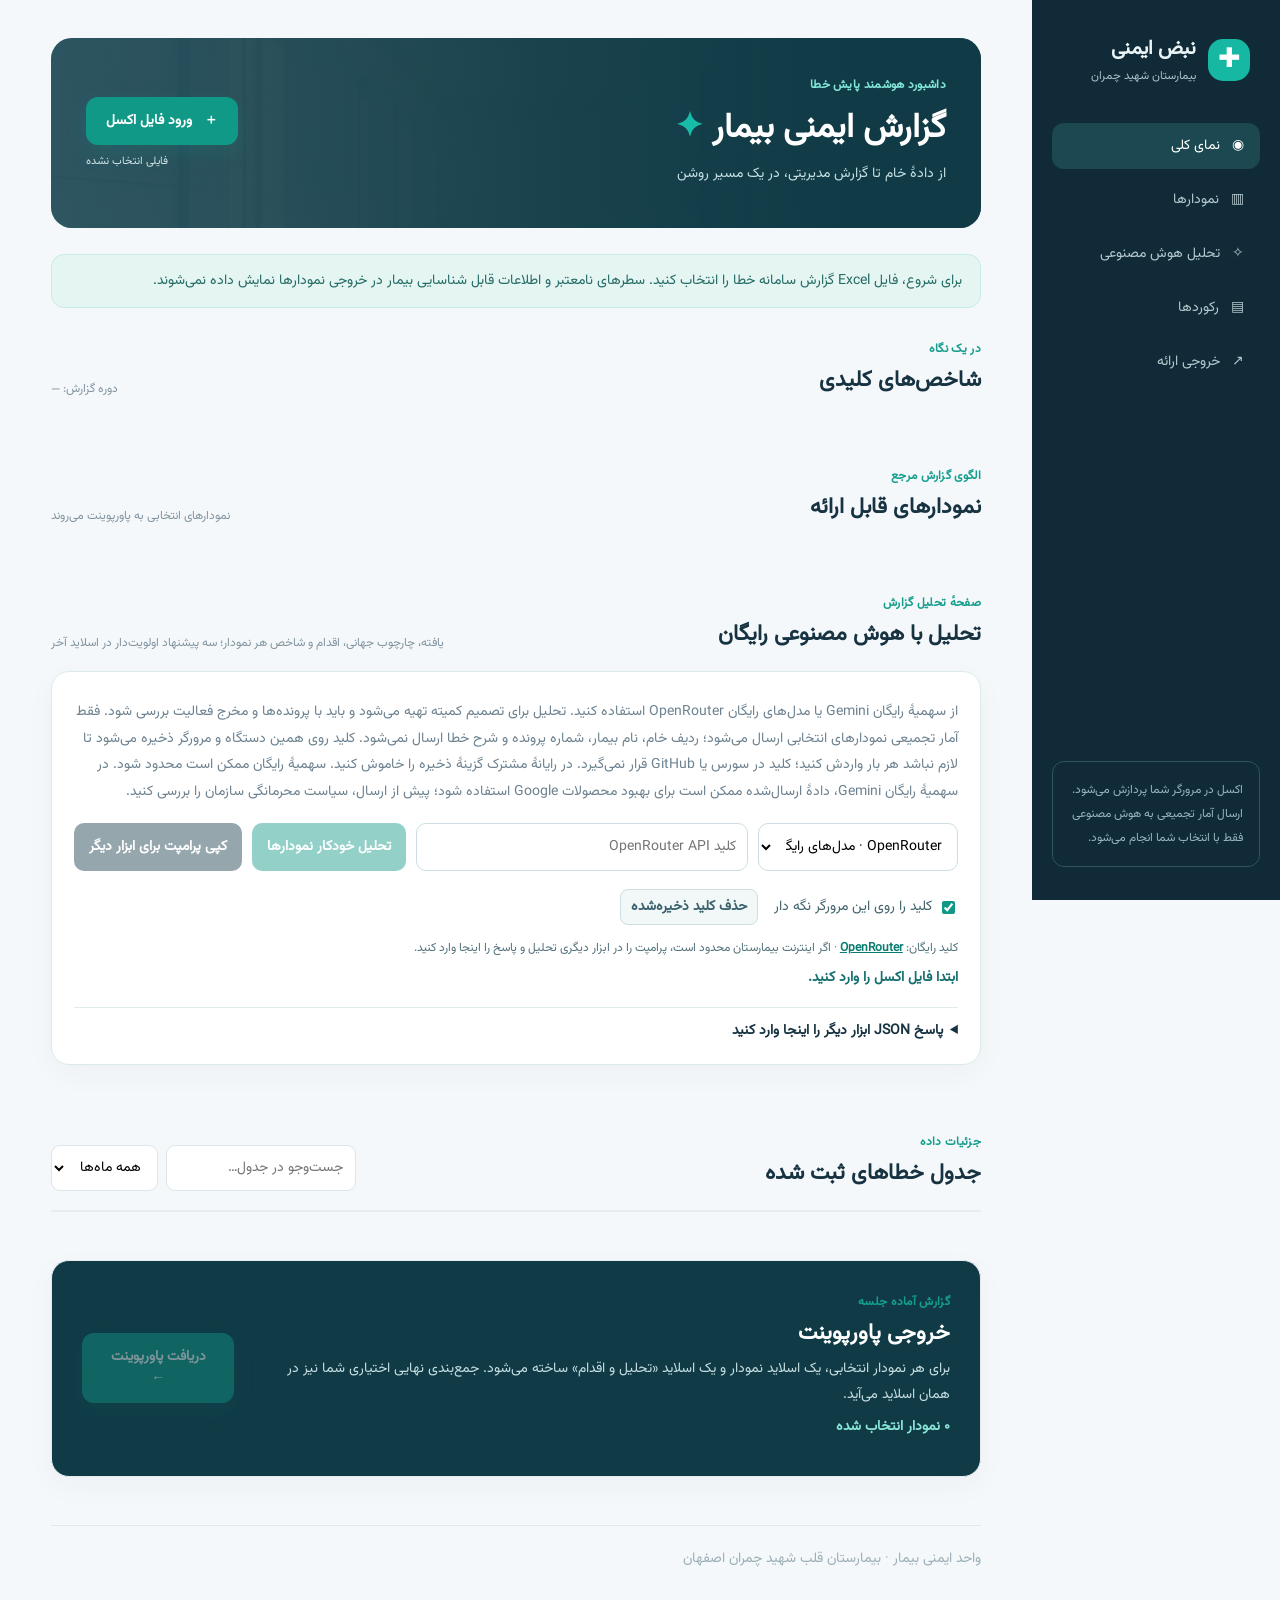
<file: index.html>
<!doctype html><html lang="fa" dir="rtl"><head><meta charset="utf-8"><meta name="viewport" content="width=device-width,initial-scale=1"><title>پایش ایمنی بیمار | شهید چمران</title><link rel="stylesheet" href="style.css"></head><body>
<aside class="sidebar"><div class="brand"><span class="mark">✚</span><div><b>نبض ایمنی</b><small>بیمارستان شهید چمران</small></div></div><nav><a href="#overview" class="active">◉ &nbsp; نمای کلی</a><a href="#charts">▥ &nbsp; نمودارها</a><a href="#ai-analysis">✧ &nbsp; تحلیل هوش مصنوعی</a><a href="#records">▤ &nbsp; رکوردها</a><a href="#export">↗ &nbsp; خروجی ارائه</a></nav><div class="sidebar-note">اکسل در مرورگر شما پردازش می‌شود. ارسال آمار تجمیعی به هوش مصنوعی فقط با انتخاب شما انجام می‌شود.</div></aside>
<main><header><div class="header-photo" aria-hidden="true"></div><div class="header-content"><span class="eyebrow">داشبورد هوشمند پایش خطا</span><h1>گزارش ایمنی بیمار <span class="pulse">✦</span></h1><p>از دادهٔ خام تا گزارش مدیریتی، در یک مسیر روشن</p></div><div class="header-actions"><label class="upload">＋ &nbsp; ورود فایل اکسل<input id="file" type="file" accept=".xlsx"></label><span id="fileName" class="file-name">فایلی انتخاب نشده</span></div></header>
<div id="notice" class="notice">برای شروع، فایل Excel گزارش سامانه خطا را انتخاب کنید. سطرهای نامعتبر و اطلاعات قابل شناسایی بیمار در خروجی نمودارها نمایش داده نمی‌شوند.</div>
<section id="overview"><div class="section-head"><div><span class="eyebrow">در یک نگاه</span><h2>شاخص‌های کلیدی</h2></div><span id="period" class="period">دوره گزارش: —</span></div><div id="kpis" class="kpis"></div></section>
<section id="charts"><div class="section-head"><div><span class="eyebrow">الگوی گزارش مرجع</span><h2>نمودارهای قابل ارائه</h2></div><span class="hint">نمودارهای انتخابی به پاورپوینت می‌روند</span></div><div id="chartGrid" class="chart-grid"></div></section>
<section id="ai-analysis"><div class="section-head"><div><span class="eyebrow">صفحهٔ تحلیل گزارش</span><h2>تحلیل با هوش مصنوعی رایگان</h2></div><span class="hint">یافته، چارچوب جهانی، اقدام و شاخص هر نمودار؛ سه پیشنهاد اولویت‌دار در اسلاید آخر</span></div><div class="ai-box"><p>از سهمیهٔ رایگان Gemini یا مدل‌های رایگان OpenRouter استفاده کنید. تحلیل برای تصمیم کمیته تهیه می‌شود و باید با پرونده‌ها و مخرج فعالیت بررسی شود. فقط آمار تجمیعی نمودارهای انتخابی ارسال می‌شود؛ ردیف خام، نام بیمار، شماره پرونده و شرح خطا ارسال نمی‌شود. کلید روی همین دستگاه و مرورگر ذخیره می‌شود تا لازم نباشد هر بار واردش کنید؛ کلید در سورس یا GitHub قرار نمی‌گیرد. در رایانهٔ مشترک گزینهٔ ذخیره را خاموش کنید. سهمیهٔ رایگان ممکن است محدود شود. در سهمیهٔ رایگان Gemini، دادهٔ ارسال‌شده ممکن است برای بهبود محصولات Google استفاده شود؛ پیش از ارسال، سیاست محرمانگی سازمان را بررسی کنید.</p><div class="ai-controls"><select id="aiProvider" aria-label="سرویس هوش مصنوعی"><option value="openrouter">OpenRouter · مدل‌های رایگان</option><option value="gemini">Google Gemini · رایگان</option></select><input id="aiKey" type="password" autocomplete="off" placeholder="کلید OpenRouter API"><button id="aiRun" disabled>تحلیل خودکار نمودارها</button><button id="aiCopy" disabled>کپی پرامپت برای ابزار دیگر</button></div><div class="ai-key-options"><label><input id="aiRemember" type="checkbox" checked> کلید را روی این مرورگر نگه دار</label><button id="aiForget" type="button">حذف کلید ذخیره‌شده</button></div><p class="ai-help">کلید رایگان: <a id="aiKeyLink" href="https://openrouter.ai/settings/keys" target="_blank" rel="noopener noreferrer">OpenRouter</a> · اگر اینترنت بیمارستان محدود است، پرامپت را در ابزار دیگری تحلیل و پاسخ را اینجا وارد کنید.</p><p id="aiStatus" class="ai-status">ابتدا فایل اکسل را وارد کنید.</p><details><summary>پاسخ JSON ابزار دیگر را اینجا وارد کنید</summary><textarea id="aiPaste" placeholder="پاسخ JSON شامل charts و conclusion را اینجا جای‌گذاری کنید"></textarea><button id="aiApply" disabled>اعمال تحلیل</button></details></div><div id="aiResults" class="ai-results"></div></section>
<section id="records"><div class="section-head"><div><span class="eyebrow">جزئیات داده</span><h2>جدول خطاهای ثبت شده</h2></div><div class="filters"><input id="search" placeholder="جست‌وجو در جدول…"><select id="monthFilter"><option value="">همه ماه‌ها</option></select></div></div><div class="table-wrap"><table><thead id="tableHead"></thead><tbody id="tableBody"></tbody></table></div><div id="tableCount" class="table-count"></div></section>
<section id="export"><div class="export-box"><div><span class="eyebrow">گزارش آماده جلسه</span><h2>خروجی پاورپوینت</h2><p>برای هر نمودار انتخابی، یک اسلاید نمودار و یک اسلاید «تحلیل و اقدام» ساخته می‌شود. جمع‌بندی نهایی اختیاری شما نیز در همان اسلاید می‌آید.</p><p id="selectedCount" class="selected-count">۰ نمودار انتخاب شده</p></div><button id="exportBtn" disabled>دریافت پاورپوینت ←</button></div></section><footer>واحد ایمنی بیمار · بیمارستان قلب شهید چمران اصفهان</footer></main>
<script src="vendor/jszip.min.js"></script><script src="vendor/pptxgen.min.js"></script><script src="assets.js"></script><script src="icon-assets.js"></script><script src="report.js"></script><script src="app.js"></script><script src="ai.js"></script></body></html>
</file>
<file: style.css>
@font-face{font-family:Vazirmatn;src:url('vendor/Vazirmatn.woff2') format('woff2');font-display:swap}*{box-sizing:border-box}body{margin:0;background:#f5f8fa;color:#173342;font-family:Vazirmatn,Tahoma,sans-serif;font-size:14px}button,input,select,textarea{font:inherit}button{cursor:pointer}.sidebar{width:248px;position:fixed;right:0;top:0;bottom:0;background:#102a38;color:#eaf4f5;padding:33px 20px;display:flex;flex-direction:column;z-index:3}.brand{display:flex;gap:12px;align-items:center;padding:0 10px 36px}.brand b{display:block;font-size:20px}.brand small{color:#a9c4c8}.mark{display:grid;place-items:center;background:#16b8a3;color:white;border-radius:15px;width:42px;height:42px;font-size:27px}.sidebar nav{display:grid;gap:8px}.sidebar nav a{color:#b5c9ce;text-decoration:none;padding:12px 16px;border-radius:12px}.sidebar nav a:hover,.sidebar nav a.active{background:#1b4851;color:white}.sidebar-note{margin-top:auto;color:#95b4bc;font-size:12px;line-height:2;padding:16px;border:1px solid #2f5360;border-radius:12px}main{margin-right:248px;padding:38px min(4vw,64px);max-width:1800px}header{display:flex;justify-content:space-between;align-items:center;gap:24px;margin-bottom:26px}h1{font-size:34px;margin:6px 0}h2{font-size:22px;margin:3px 0 0}p{color:#6d8290;line-height:1.9;margin:5px 0}.eyebrow{color:#159e8e;font-size:12px;font-weight:800;letter-spacing:.3px}.pulse{color:#17bba7}.header-actions{text-align:left}.upload,#exportBtn{border:0;color:white;background:#119987;border-radius:12px;display:inline-block;padding:13px 20px;font-weight:800;box-shadow:0 8px 20px #159f8f28}.upload input{display:none}.upload:hover,#exportBtn:hover:not(:disabled){background:#087c70}.file-name{display:block;color:#728693;font-size:11px;margin-top:8px;max-width:260px;overflow:hidden;text-overflow:ellipsis;white-space:nowrap}.notice{background:#e5f5f2;border:1px solid #c6ebe4;padding:15px 18px;border-radius:13px;color:#256b66;margin-bottom:30px}.notice.error{background:#fff0ed;border-color:#ffd3c7;color:#aa513d}section{margin:30px 0 48px;scroll-margin-top:24px}.section-head{display:flex;justify-content:space-between;align-items:end;gap:18px;margin-bottom:19px}.period,.hint{color:#8094a0;font-size:12px}.kpis{display:grid;grid-template-columns:repeat(4,minmax(0,1fr));gap:15px}.kpi,.card,.table-wrap,.export-box{background:#fff;border:1px solid #e4ecf0;border-radius:18px;box-shadow:0 9px 30px #183c5009}.kpi{padding:22px;min-height:135px}.kpi .icon{color:#0e9f8e;background:#e7f7f4;width:33px;height:33px;border-radius:10px;display:grid;place-items:center}.kpi strong{font-size:28px;display:block;margin-top:13px}.kpi small{color:#708691}.chart-grid{display:grid;grid-template-columns:repeat(2,minmax(0,1fr));gap:18px}.card{padding:23px;min-width:0}.card-top{display:flex;justify-content:space-between;gap:12px;align-items:flex-start}.card h3{margin:0;font-size:16px}.card p{font-size:12px;margin:6px 0 8px}.pick{white-space:nowrap;font-size:12px;color:#52737a;background:#edf6f6;padding:7px 10px;border-radius:9px}.pick input{accent-color:#119987;margin-left:5px}.chart{height:245px;display:flex;align-items:center;justify-content:center;margin:12px 0}.chart svg{width:100%;height:100%;overflow:visible;direction:ltr}.chart text{font-family:Vazirmatn,Tahoma,sans-serif;fill:#597380;font-size:10px;font-weight:800}.card details{border-top:1px solid #edf1f3;padding-top:14px;font-size:12px;color:#60808c}.card details summary{cursor:pointer;color:#087f75;font-weight:700}.card textarea{width:100%;min-height:95px;resize:vertical;border:1px solid #dbe8e9;border-radius:9px;padding:9px;margin-top:10px;direction:rtl}.copy{border:0;background:#e6f4f1;color:#117e73;border-radius:8px;padding:8px 12px;margin-top:8px}.filters{display:flex;gap:8px}.filters input,.filters select{border:1px solid #dae6e9;background:white;padding:10px 12px;border-radius:9px;outline-color:#16a99b;max-width:190px}.table-wrap{overflow:auto;max-height:540px}table{width:100%;border-collapse:collapse;white-space:nowrap;text-align:right}th{position:sticky;top:0;background:#e9f4f3;color:#40606b;font-size:12px;z-index:1}td,th{padding:12px 16px;border-bottom:1px solid #ebf0f2;max-width:320px;overflow:hidden;text-overflow:ellipsis}tr:hover td{background:#f7fbfb}.table-count{color:#81949b;margin:12px}.export-box{display:flex;align-items:center;justify-content:space-between;gap:20px;padding:30px;background:#103b46;color:white}.export-box h2{color:white}.export-box p{color:#c6dee1;max-width:700px}.selected-count{font-weight:700;color:#89e6d8!important}.export-box button:disabled{opacity:.45;cursor:not-allowed}footer{color:#9bafb6;border-top:1px solid #dfe9ec;padding-top:22px} @media(max-width:1100px){.kpis{grid-template-columns:repeat(2,1fr)}.chart-grid{grid-template-columns:1fr}}@media(max-width:730px){.sidebar{position:static;width:auto;padding:13px}.brand{padding:0}.sidebar nav{display:flex;overflow:auto;margin-top:10px}.sidebar-note{display:none}main{margin:0;padding:18px}header,.section-head,.export-box{align-items:stretch;flex-direction:column}.header-actions{text-align:right}.kpis{gap:9px}.kpi{padding:16px}.filters{flex-wrap:wrap}}
.analysis-panel{background:#f2f8f7;border:1px solid #dbece9;border-radius:14px;padding:15px 18px;margin-top:14px}.analysis-heading{color:#0d8275;font-weight:900;margin-bottom:10px}.analysis-panel p{font-size:12px;line-height:1.8;margin:8px 0;color:#405e68}.analysis-panel p b{display:block;color:#173f48;font-size:12px}.note-label{display:block;margin-top:15px;font-weight:800;color:#193d48}.note-label span{color:#81969c;font-weight:400;font-size:11px}.analysis-panel textarea{width:100%;margin-top:7px;border:1px solid #cddfdf;border-radius:9px;min-height:70px;padding:10px;resize:vertical;direction:rtl;outline-color:#119987}
header{position:relative;isolation:isolate;overflow:hidden;background:#103b46;border-radius:21px;padding:29px 35px;min-height:190px;color:white}header .header-photo{position:absolute;inset:0;background:url('assets/hospital-corridor.jpg') center 42%/cover;opacity:.26;z-index:-2}header:after{content:'';position:absolute;inset:0;background:linear-gradient(270deg,#103b46 13%,#103b46dc 46%,#103b4655 100%);z-index:-1}header .header-content{max-width:580px}header h1{color:white}header p{color:#c6e0e3}header .eyebrow{color:#82e7d9}header .header-actions{position:relative}header .file-name{color:#d2e4e6}.chart-icon{display:inline-flex;vertical-align:middle;align-items:center;justify-content:center;width:31px;height:31px;margin-left:8px;color:#108e81;background:#e4f6f2;border-radius:9px}.chart-icon svg{width:19px;height:19px;fill:none;stroke:currentColor;stroke-width:2;stroke-linecap:round;stroke-linejoin:round}.invalid-date td{background:#fff2e6;color:#704b2c}.invalid-date:hover td{background:#ffe9d4}@media(max-width:730px){header{padding:24px;min-height:210px}}
.ai-box{background:#fff;border:1px solid #dce9eb;border-radius:18px;padding:22px;box-shadow:0 9px 30px #183c5009}.ai-controls{display:flex;gap:10px;flex-wrap:wrap;margin:18px 0}.ai-controls input,.ai-box textarea,.ai-result textarea{border:1px solid #ccdee2;border-radius:10px;padding:11px;outline-color:#119987;background:#fff}.ai-controls #aiKey{flex:2;min-width:230px}.ai-controls #aiModel{width:145px;direction:ltr}.ai-controls button,.ai-box button{border:0;border-radius:10px;padding:11px 15px;background:#119987;color:white;font-weight:800}.ai-controls button:disabled,.ai-box button:disabled{opacity:.45;cursor:not-allowed}.ai-controls #aiCopy{background:#163c4a}.ai-status{font-weight:700;color:#176f70}.ai-box details{margin-top:15px;border-top:1px solid #e1ebed;padding-top:12px}.ai-box summary{cursor:pointer;font-weight:800}.ai-box textarea{display:block;width:100%;height:145px;margin:12px 0;direction:ltr;text-align:left}.ai-results{display:grid;grid-template-columns:repeat(2,minmax(0,1fr));gap:14px;margin-top:18px}.ai-results>h3{grid-column:1/-1}.ai-result{background:#fff;border:1px solid #dce9eb;border-radius:15px;padding:17px}.ai-result h4{margin:0 0 10px;color:#103b46}.ai-result label{display:block;color:#47646e;font-weight:800;margin:8px 0}.ai-result textarea{display:block;width:100%;height:70px;resize:vertical;direction:rtl;font-weight:400;margin-top:5px}.ai-conclusion{grid-column:1/-1}.ai-conclusion textarea{height:145px}@media(max-width:900px){.ai-results{grid-template-columns:1fr}.ai-conclusion{grid-column:auto}}
.ai-controls select{border:1px solid #ccdee2;border-radius:10px;padding:11px;background:white;min-width:200px}.ai-help{font-size:12px;color:#53727c}.ai-help a{color:#087c70;font-weight:800}
.ai-recommendation{border-top:1px solid #e1ebed;margin-top:15px;padding-top:12px}.ai-recommendation>b{color:#0a897d}.ai-recommendation label{font-size:12px}.ai-recommendation textarea{height:54px}
.ai-key-options{display:flex;align-items:center;gap:16px;flex-wrap:wrap;margin:0 0 12px;color:#43636c}.ai-key-options label{display:flex;align-items:center;gap:6px;cursor:pointer}.ai-key-options input{accent-color:#119987}.ai-key-options button{border:1px solid #cddfe1;border-radius:8px;color:#38616d;background:#f2f8f8;padding:6px 10px;font-weight:700}
.chart.error-list{height:auto;min-height:245px;display:block}.error-rows{width:100%;display:grid;gap:8px;direction:rtl}.error-row{display:grid;grid-template-columns:minmax(200px,45%) minmax(80px,1fr) 34px;align-items:center;gap:10px}.error-label{white-space:normal;overflow-wrap:anywhere;line-height:1.55;text-align:right;font-weight:800;color:#34535e;font-size:11px}.error-bar-track{height:16px;background:#e8f2f3;border-radius:8px;overflow:hidden;direction:rtl}.error-bar-fill{height:100%;background:#119987;display:block;border-radius:8px}.error-row strong{font-weight:900;color:#123d48}@media(max-width:570px){.error-row{grid-template-columns:minmax(135px,50%) minmax(48px,1fr) 28px;gap:6px}.error-label{font-size:10px}}
.chart.unit-list{height:auto;display:block}.unit-chart{width:100%}.unit-legend{display:flex;flex-wrap:wrap;gap:8px 14px;margin:4px 0 13px;color:#34535e;font-size:11px;font-weight:800}.unit-legend span{display:inline-flex;align-items:center;gap:5px}.unit-legend i{width:10px;height:10px;border-radius:2px}.unit-row{display:grid;grid-template-columns:minmax(100px,30%) minmax(80px,1fr) 28px;align-items:center;gap:8px;padding:4px 0;border-bottom:1px solid #edf2f3}.unit-label{text-align:right;white-space:normal;overflow-wrap:anywhere;font-weight:700;font-size:11px}.unit-bar{display:flex;direction:rtl;height:17px;background:#e9f1f3;border-radius:3px;overflow:hidden}.unit-bar span{height:100%}.unit-row strong{font-weight:900;color:#173342}@media(max-width:580px){.unit-row{grid-template-columns:minmax(83px,30%) minmax(65px,1fr) 24px}.unit-label{font-size:10px}}
</file>
